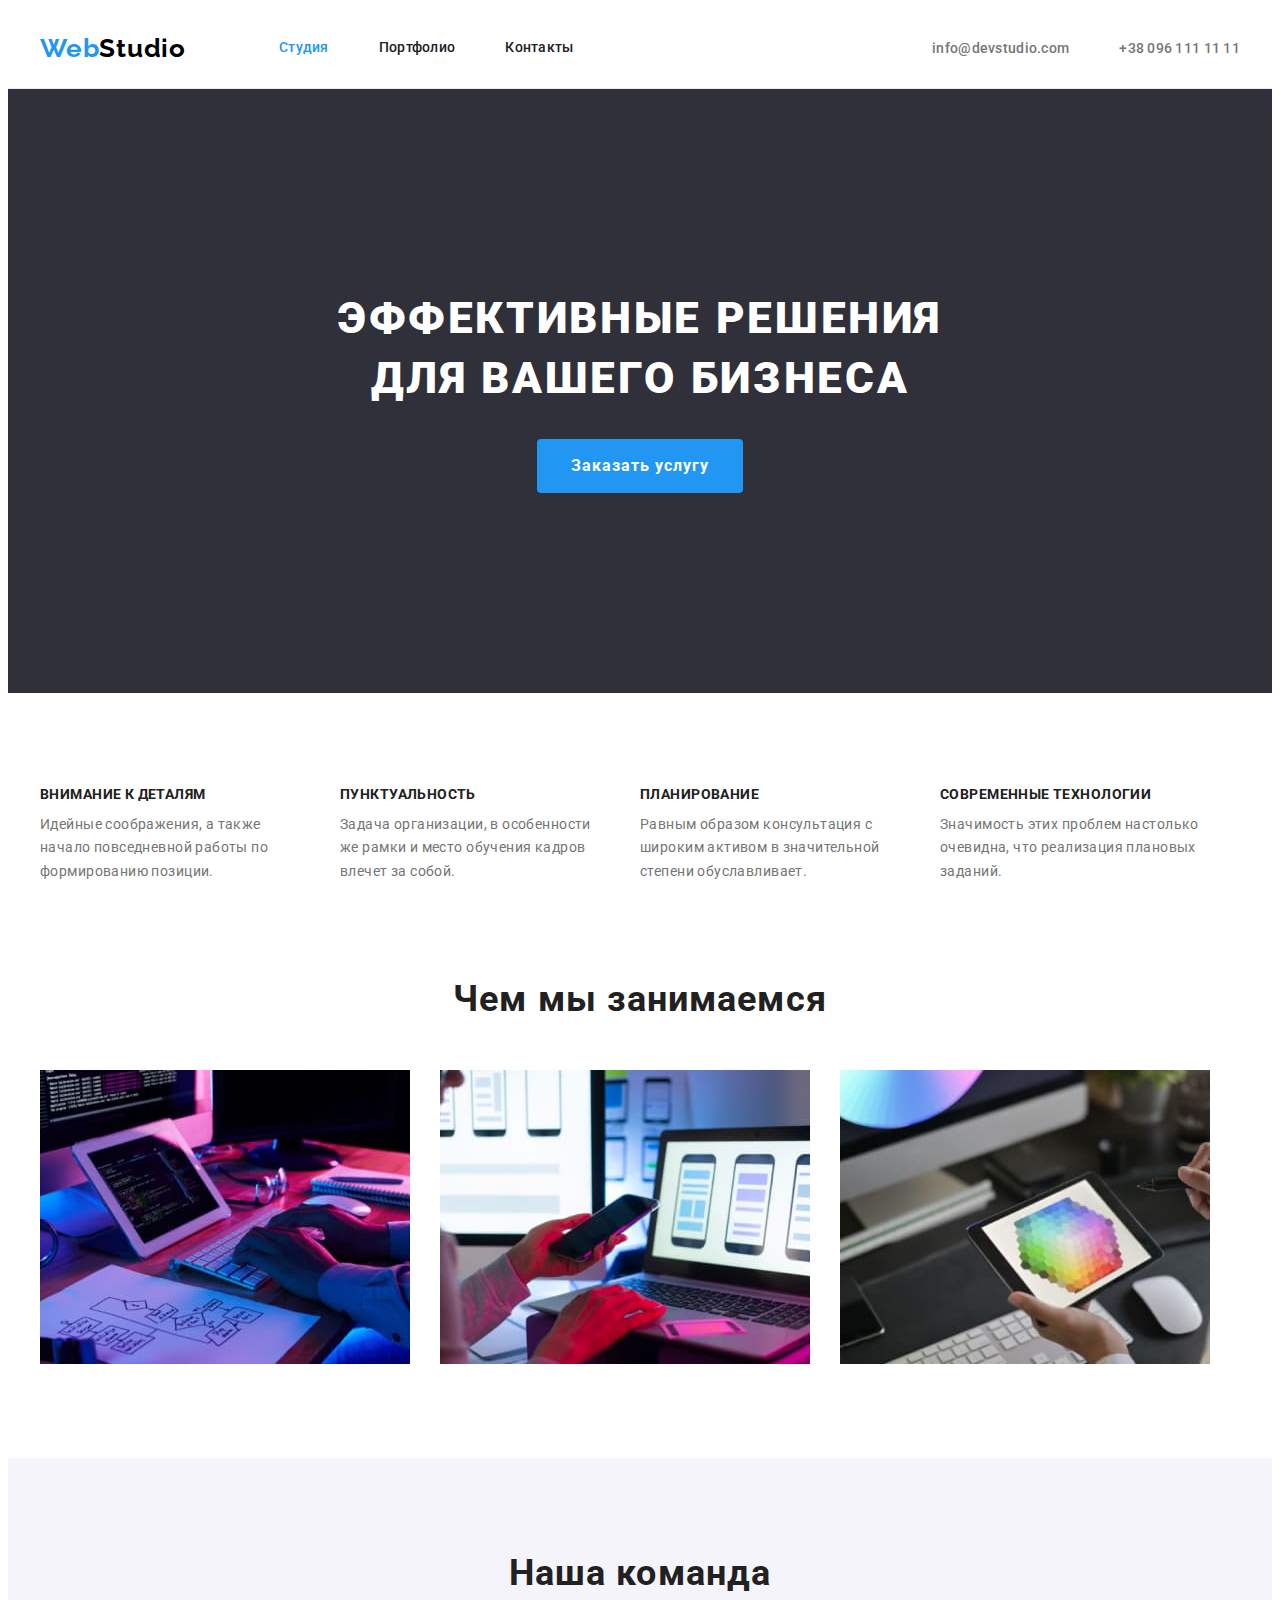
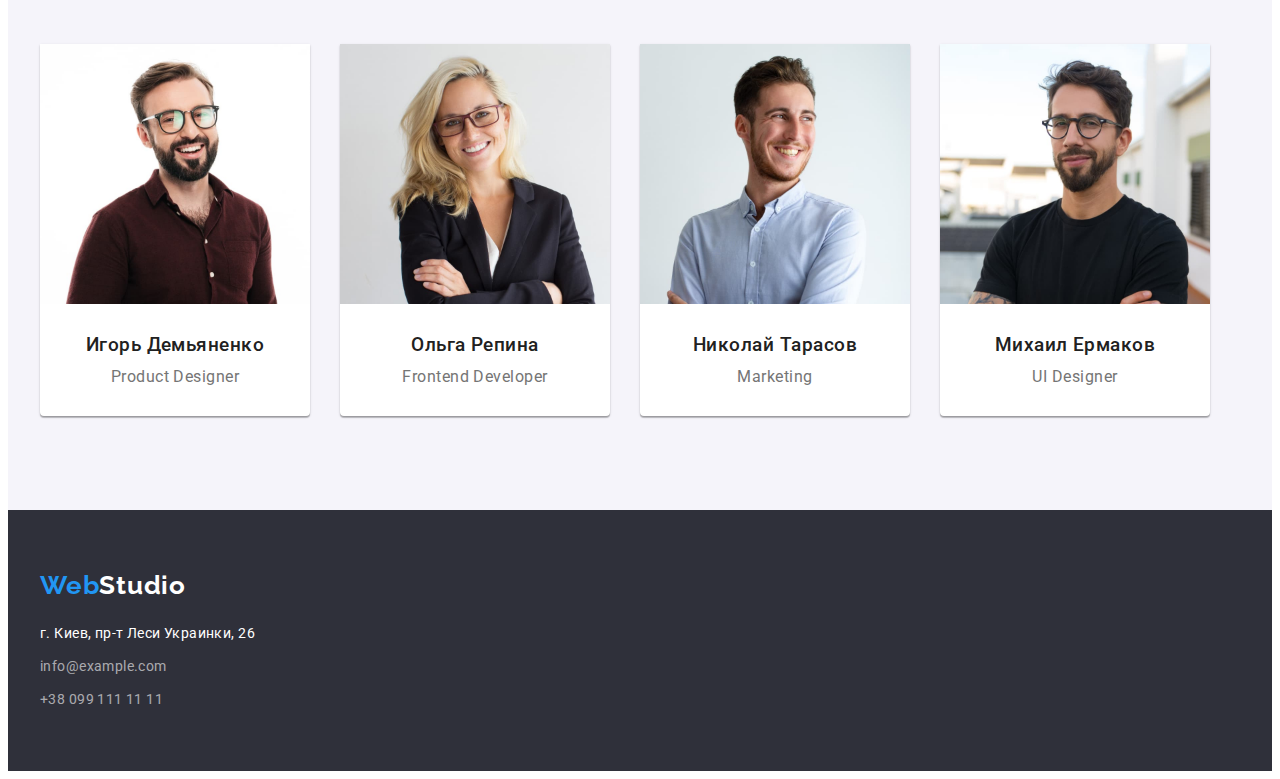
<file: index.html>
<!DOCTYPE html>
<html lang="ru">
  <head>
    <meta charset="UTF-8" />
    <meta http-equiv="X-UA-Compatible" content="IE=edge" />
    <meta name="viewport" content="width=device-width, initial-scale=1.0" />
    <title>Студия</title>
    <link
      href="https://fonts.googleapis.com/css2?family=Raleway:wght@700&family=Roboto:wght@400;500;700;900&display=swap"
      rel="stylesheet"
    />
    <link rel="preconnect" href="https://fonts.googleapis.com" />
    <link rel="preconnect" href="https://fonts.gstatic.com" crossorigin />
    <link
      rel="stylesheet"
      href="https://cdnjs.cloudflare.com/ajax/libs/modern-normalize/1.1.0/modern-normalize.min.css"
      integrity="sha512-wpPYUAdjBVSE4KJnH1VR1HeZfpl1ub8YT/NKx4PuQ5NmX2tKuGu6U/JRp5y+Y8XG2tV+wKQpNHVUX03MfMFn9Q=="
      crossorigin="anonymous"
      referrerpolicy="no-referrer"
    />
    <link rel="stylesheet" href="./css/styles.css" />
  </head>

  <body>
    <!--Шапка сайта-->
    <header class="header">
      <div class="container header-items">
        <nav class="nav">
          <a class="logo" href="./index.html">Web<span class="logo-part">Studio</span></a>
          <ul class="site-nav list">
            <li class="item"><a href="./index.html" class="link current">Студия</a></li>
            <li class="item"><a href="./portfolio.html" class="link">Портфолио</a></li>
            <li class="item"><a href="" class="link">Контакты</a></li>
          </ul>
        </nav>
        <ul class="contacts list">
          <li class="item">
            <a href="mailto:info@devstudio.com" class="link">info@devstudio.com</a>
          </li>
          <li class="item"><a href="tel:+380961111111" class="link">+38 096 111 11 11</a></li>
        </ul>
      </div>
    </header>

    <!--Основной контент-->
    <main>
      <!--Главный баннер-->
      <section class="hero">
        <div class="container">
          <h1 class="hero-title">Эффективные решения для вашего бизнеса</h1>
          <button class="hero-button" type="button">Заказать услугу</button>
        </div>
      </section>
      <!--Особенности-->
      <section class="features section">
        <div class="container">
          <h2 class="visually-hidden">Наши особенности</h2>
          <ul class="features-list list">
            <li class="features-item">
              <h3 class="features-name">Внимание к деталям</h3>
              <p class="features-text">
                Идейные соображения, а также начало повседневной работы по формированию позиции.
              </p>
            </li>
            <li class="features-item">
              <h3 class="features-name">Пунктуальность</h3>
              <p class="features-text">
                Задача организации, в особенности же рамки и место обучения кадров влечет за собой.
              </p>
            </li>
            <li class="features-item">
              <h3 class="features-name">Планирование</h3>
              <p class="features-text">
                Равным образом консультация с широким активом в значительной степени обуславливает.
              </p>
            </li>
            <li class="features-item">
              <h3 class="features-name">Современные технологии</h3>
              <p class="features-text">
                Значимость этих проблем настолько очевидна, что реализация плановых заданий.
              </p>
            </li>
          </ul>
        </div>
      </section>
      <!--Чем мы занимаемся-->
      <section class="services section">
        <div class="container">
          <h2 class="section-title">Чем мы занимаемся</h2>
          <ul class="services-list list">
            <li class="services-item">
              <img src="./images/box1.jpg" alt="Руки на клавиатуре" width="370" height="294" />
            </li>
            <li class="services-item">
              <img
                src="./images/box2.jpg"
                alt="В одной руке телефон вторая рука на клавиатуре"
                width="370"
                height="294"
              />
            </li>
            <li class="services-item">
              <img
                src="./images/box3.jpg"
                alt="В руках планшет и стилус"
                width="370"
                height="294"
              />
            </li>
          </ul>
        </div>
      </section>
      <!--Наша команда-->
      <section class="team section">
        <div class="container">
          <h2 class="section-title">Наша команда</h2>
          <ul class="members-list list">
            <li class="member-item">
              <img
                src="./images/teammember1.jpg"
                alt="Мужчина в очках с бородой"
                width="270"
                height="260"
              />
              <div class="content">
                <h3 class="member-name">Игорь Демьяненко</h3>
                <p class="member-position">Product Designer</p>
              </div>
            </li>
            <li class="member-item">
              <img
                src="./images/teammember2.jpg"
                alt="Девушка блондинка в очках"
                width="270"
                height="260"
              />
              <div class="content">
                <h3 class="member-name">Ольга Репина</h3>
                <p class="member-position">Frontend Developer</p>
              </div>
            </li>
            <li class="member-item">
              <img
                src="./images/teammember3.jpg"
                alt="Мужчина с широкой улыбкой"
                width="270"
                height="260"
              />
              <div class="content">
                <h3 class="member-name">Николай Тарасов</h3>
                <p class="member-position">Marketing</p>
              </div>
            </li>
            <li class="member-item">
              <img
                src="./images/teammember4.jpg"
                alt="Мужчина с бородой в очках"
                width="270"
                height="260"
              />
              <div class="content">
                <h3 class="member-name">Михаил Ермаков</h3>
                <p class="member-position">UI Designer</p>
              </div>
            </li>
          </ul>
        </div>
      </section>
    </main>
    <!--Подвал сайта-->
    <footer class="footer">
      <div class="container">
        <a class="logo logo-margin" href="./index.html"
          >Web<span class="logo-studio">Studio</span></a
        >
        <address class="address">
          <ul class="list">
            <li class="item">
              <a
                class="location"
                href="https://goo.gl/maps/8b3qc9g8HUJVJRzd8"
                target="_blank"
                rel="noopener noreferrer"
                >г. Киев, пр-т Леси Украинки, 26</a
              >
            </li>
            <li class="item">
              <a class="address-contacts" href="mailto:info@example.com">info@example.com</a>
            </li>
            <li class="item">
              <a class="address-contacts" href="tel:+380991111111">+38 099 111 11 11</a>
            </li>
          </ul>
        </address>
      </div>
    </footer>
  </body>
</html>
</file>
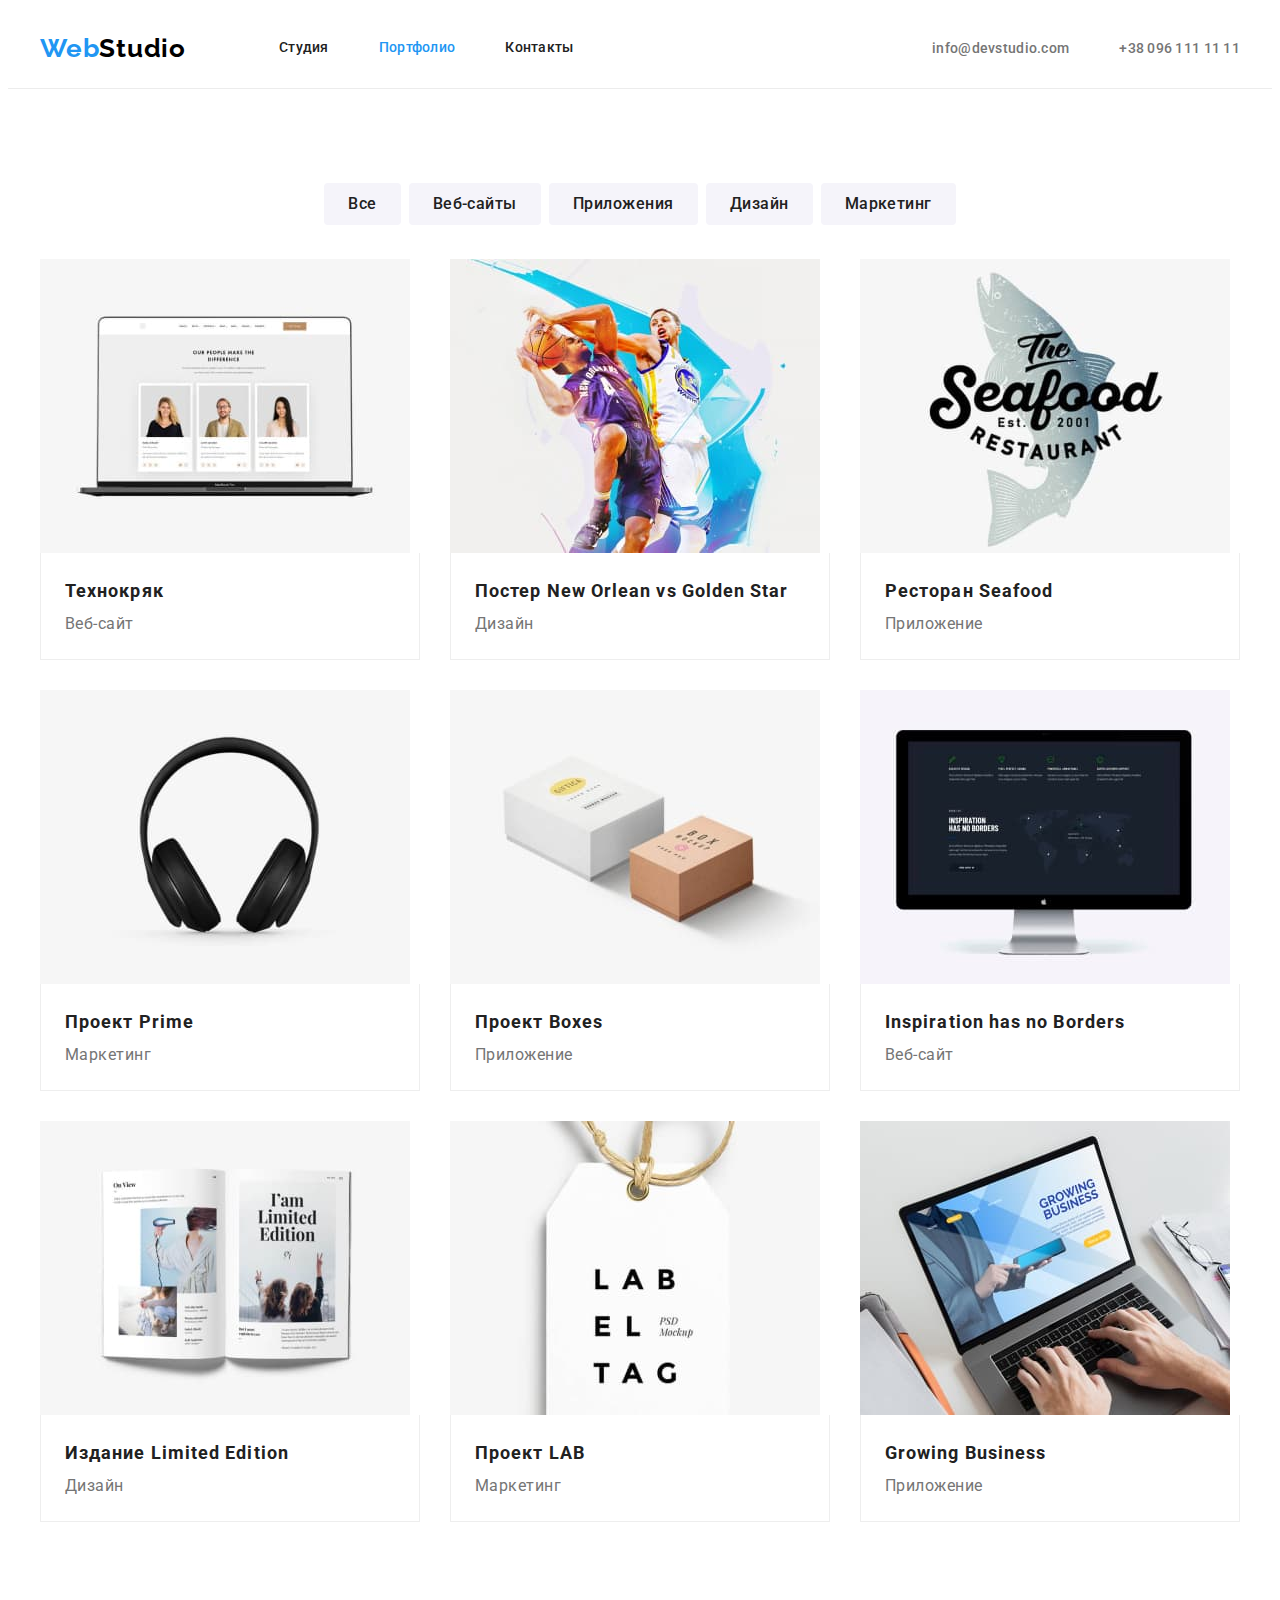
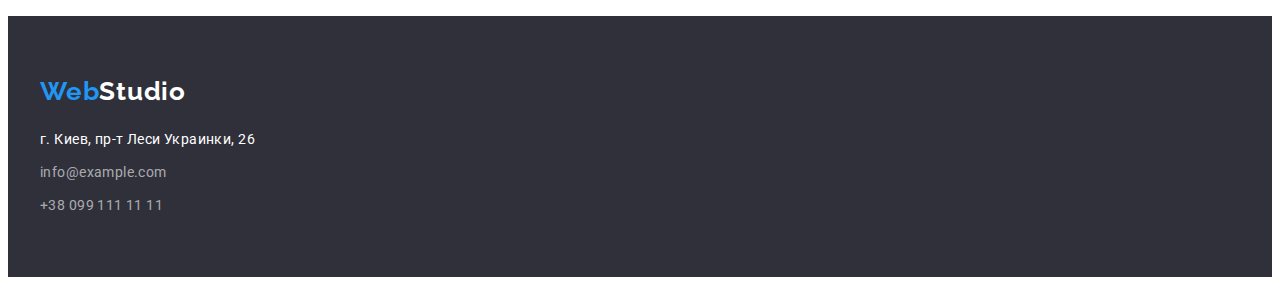
<file: portfolio.html>
<!DOCTYPE html>
<html lang="en">
  <head>
    <meta charset="UTF-8" />
    <meta http-equiv="X-UA-Compatible" content="IE=edge" />
    <meta name="viewport" content="width=device-width, initial-scale=1.0" />
    <title>Портфолио</title>
    <link
      href="https://fonts.googleapis.com/css2?family=Raleway:wght@700&family=Roboto:wght@400;500;700;900&display=swap"
      rel="stylesheet"
    />
    <link rel="preconnect" href="https://fonts.googleapis.com" />
    <link rel="preconnect" href="https://fonts.gstatic.com" crossorigin />
    <link
      rel="stylesheet"
      href="https://cdnjs.cloudflare.com/ajax/libs/modern-normalize/1.1.0/modern-normalize.min.css"
      integrity="sha512-wpPYUAdjBVSE4KJnH1VR1HeZfpl1ub8YT/NKx4PuQ5NmX2tKuGu6U/JRp5y+Y8XG2tV+wKQpNHVUX03MfMFn9Q=="
      crossorigin="anonymous"
      referrerpolicy="no-referrer"
    />
    <link rel="stylesheet" href="./css/styles.css" />
  </head>
  <body>
    <!--Шапка сайта-->
    <header class="header">
      <div class="container header-items">
        <nav class="nav">
          <a class="logo" href="./index.html">Web<span class="logo-part">Studio</span></a>
          <ul class="site-nav list">
            <li class="item"><a href="./index.html" class="link">Студия</a></li>
            <li class="item"><a href="./portfolio.html" class="link current">Портфолио</a></li>
            <li class="item"><a href="" class="link">Контакты</a></li>
          </ul>
        </nav>
        <ul class="contacts list">
          <li class="item">
            <a href="mailto:info@devstudio.com" class="link">info@devstudio.com</a>
          </li>
          <li class="item"><a href="tel:+380961111111" class="link">+38 096 111 11 11</a></li>
        </ul>
      </div>
    </header>

    <!-- Основной контент -->
    <main>
      <!-- Портфолио проектов -->
      <section class="section">
        <h1 class="visually-hidden">Портфолио проектов</h1>
        <div class="container">
          <ul class="filter-list list">
            <li class="item"><button class="filter-item" type="button">Все</button></li>
            <li class="item"><button class="filter-item" type="button">Веб-сайты</button></li>
            <li class="item"><button class="filter-item" type="button">Приложения</button></li>
            <li class="item"><button class="filter-item" type="button">Дизайн</button></li>
            <li class="item"><button class="filter-item" type="button">Маркетинг</button></li>
          </ul>
          <ul class="projects-list list">
            <li class="item">
              <a href="" class="projects-link">
                <img
                  src="./images/project1.jpg"
                  alt="ноутбук со страницей сайта"
                  width="370"
                  height="294"
                />
                <div class="content">
                  <h2 class="project-title">Технокряк</h2>
                  <p class="project-type">Веб-сайт</p>
                </div>
              </a>
            </li>
            <li class="item">
              <a href="" class="projects-link">
                <img
                  src="./images/project2.jpg"
                  alt="двое мужчин играют в баскетбол "
                  width="370"
                  height="294"
                />
                <div class="content">
                  <h2 class="project-title">
                    Постер <span lang="en">New Orlean vs Golden Star</span>
                  </h2>
                  <p class="project-type">Дизайн</p>
                </div>
              </a>
            </li>
            <li class="item">
              <a href="" class="projects-link">
                <img src="./images/project3.jpg" alt="логотип ресторана" width="370" height="294" />
                <div class="content">
                  <h2 class="project-title">Ресторан <span lang="en">Seafood</span></h2>
                  <p class="project-type">Приложение</p>
                </div>
              </a>
            </li>
            <li class="item">
              <a href="" class="projects-link">
                <img src="./images/project4.jpg" alt="наушники" width="370" height="294" />
                <div class="content">
                  <h2 class="project-title">Проект <span lang="en">Prime</span></h2>
                  <p class="project-type">Маркетинг</p>
                </div>
              </a>
            </li>
            <li class="item">
              <a href="" class="projects-link">
                <img src="./images/project5.jpg" alt="две коробки" width="370" height="294" />
                <div class="content">
                  <h2 class="project-title">Проект <span lang="en">Boxes</span></h2>
                  <p class="project-type">Приложение</p>
                </div>
              </a>
            </li>
            <li class="item">
              <a href="" class="projects-link">
                <img
                  src="./images/project6.jpg"
                  alt="монитор компьютера"
                  width="370"
                  height="294"
                />
                <div class="content">
                  <h2 class="project-title" lang="en">Inspiration has no Borders</h2>
                  <p class="project-type">Веб-сайт</p>
                </div>
              </a>
            </li>
            <li class="item">
              <a href="" class="projects-link">
                <img src="./images/project7.jpg" alt="раскрытый журнал" width="370" height="294" />
                <div class="content">
                  <h2 class="project-title">Издание <span lang="en">Limited Edition</span></h2>
                  <p class="project-type">Дизайн</p>
                </div>
              </a>
            </li>
            <li class="item">
              <a href="" class="projects-link">
                <img
                  src="./images/project8.jpg"
                  alt="этикетка с логотипом"
                  width="370"
                  height="294"
                />
                <div class="content">
                  <h2 class="project-title">Проект <span lang="en">LAB</span></h2>
                  <p class="project-type">Маркетинг</p>
                </div>
              </a>
            </li>
            <li class="item">
              <a href="" class="projects-link">
                <img
                  src="./images/project9.jpg"
                  alt="руки на клавиатуре ноутбука"
                  width="370"
                  height="294"
                />
                <div class="content">
                  <h2 class="project-title" lang="en">Growing Business</h2>
                  <p class="project-type">Приложение</p>
                </div>
              </a>
            </li>
          </ul>
        </div>
      </section>
    </main>

    <!--Подвал сайта-->
    <footer class="footer">
      <div class="container">
        <a class="logo logo-margin" href="./index.html"
          >Web<span class="logo-studio">Studio</span></a
        >
        <address class="address">
          <ul class="list">
            <li class="item">
              <a
                class="location"
                href="https://goo.gl/maps/8b3qc9g8HUJVJRzd8"
                target="_blank"
                rel="noopener noreferrer"
                >г. Киев, пр-т Леси Украинки, 26</a
              >
            </li>
            <li class="item">
              <a class="address-contacts" href="mailto:info@example.com">info@example.com</a>
            </li>
            <li class="item">
              <a class="address-contacts" href="tel:+380991111111">+38 099 111 11 11</a>
            </li>
          </ul>
        </address>
      </div>
    </footer>
  </body>
</html>
</file>
<file: css/styles.css>
:root {
  --accent-color: #2196f3;
  --main-txt-color: #212121;
  --secondary-txt-color: #757575;
  --contrast-txt-color: #ffffff;
  --main-title-color: #212121;
  --bg-color: #ffffff;
}

body {
  background-color: var(--bg-color);
  color: #212121;
  font-family: Roboto, sans-serif;
}

.list {
  padding: 0;
  margin: 0;
  list-style: none;
}

.visually-hidden {
  position: absolute;
  clip: rect(0 0 0 0);
  width: 1px;
  height: 1px;
  margin: -1px;
  border: 0;
  padding: 0;
  overflow: hidden;
}

.container {
  width: 1200px;
  margin: 0 auto;
  padding-right: 15px;
  padding-left: 15px;
}

.section {
  padding-top: 94px;
  padding-bottom: 94px;
}

img {
  display: block;
  max-width: 100%;
  height: auto;
}

h1,
h2,
h3,
p {
  margin: 0;
}

/* ---------------Шапка сайта--------------- */

.header {
  border-bottom: 1px solid #ececec;
}

.logo {
  font-family: Raleway;
  font-weight: 700;
  font-size: 26px;
  line-height: 1.19;
  letter-spacing: 0.03em;
  color: var(--accent-color);
  text-decoration: none;
}

.logo-part {
  color: #000000;
}

.site-nav .link {
  display: block;
  padding-top: 32px;
  padding-bottom: 32px;

  font-weight: 500;
  font-size: 14px;
  line-height: 1.14;
  letter-spacing: 0.02em;
  color: var(--main-txt-color);
  text-decoration: none;
}

.site-nav .link:hover,
.site-nav .link:focus {
  color: var(--accent-color);
}

.site-nav .link.current {
  color: var(--accent-color);
}

.site-nav {
  display: flex;
  margin-left: 93px;
}

.site-nav .item:not(:last-child) {
  margin-right: 50px;
}

.contacts {
  display: flex;
}

.contacts .item:not(:last-child) {
  margin-right: 50px;
}

.contacts .link {
  font-weight: 500;
  font-size: 14px;
  line-height: 1.14;
  letter-spacing: 0.02em;
  color: var(--secondary-txt-color);
  text-decoration: none;
}

.contacts .link:hover,
.contacts .link:focus {
  color: var(--accent-color);
}

.nav {
  display: flex;
  align-items: center;
}

.header-items {
  display: flex;
  align-items: center;
  justify-content: space-between;
}

/* ---------------Подвал сайта--------------- */

.logo-margin {
  display: inline-block;
  margin-bottom: 20px;
}

.logo-studio {
  color: var(--contrast-txt-color);
}

.footer {
  padding-top: 60px;
  padding-bottom: 60px;
  background-color: #2f303a;
}

.address .item:not(:last-child) {
  margin-bottom: 9px;
}

.location {
  font-style: normal;
  font-size: 14px;
  line-height: 24px;
  letter-spacing: 0.03em;
  color: var(--contrast-txt-color);
  text-decoration: none;
}

.location:hover,
.location:focus {
  color: var(--accent-color);
}

.address-contacts {
  font-style: normal;
  font-size: 14px;
  line-height: 24px;
  letter-spacing: 0.03em;
  color: rgba(255, 255, 255, 0.6);
  text-decoration: none;
}

.address-contacts:hover,
.address-contacts:focus {
  color: var(--accent-color);
}

/* ---------------Страница Студия--------------- */
/* ---------------Главный баннер--------------- */
.hero {
  padding-top: 200px;
  padding-bottom: 200px;
  color: var(--contrast-txt-color);
  background-color: #2f303a;
  text-align: center;
}

.hero-title {
  width: 696px;
  margin-bottom: 30px;
  margin-right: auto;
  margin-left: auto;

  font-weight: 900;
  font-size: 44px;
  line-height: 1.36;
  letter-spacing: 0.06em;
  text-transform: uppercase;
}

.hero-button {
  font-family: inherit;
  cursor: pointer;
  font-weight: 700;
  font-size: 16px;
  line-height: 1.88;
  text-align: center;
  letter-spacing: 0.06em;

  border-radius: 4px;
  padding: 10px 32px;
  min-width: 200px;
  border: 2px solid transparent;

  color: var(--contrast-txt-color);
  background-color: var(--accent-color);
}

.hero-button:hover,
.hero-button:focus {
  background-color: #188ce8;
  box-shadow: 0px 4px 4px rgba(0, 0, 0, 0.15);
}

/* ---------------Особенности--------------- */
.features-list {
  display: flex;
}

.features-item {
  width: 270px;
}

.features-list .features-item:not(:last-child) {
  margin-right: 30px;
}

.features-name {
  margin-bottom: 10px;

  font-weight: 700;
  font-size: 14px;
  line-height: 1.14;
  letter-spacing: 0.03em;
  text-transform: uppercase;
}

.features-text {
  margin-top: 0;
  margin-bottom: 0;
  font-size: 14px;
  line-height: 1.7;
  letter-spacing: 0.03em;
  color: var(--secondary-txt-color);
}

/* ---------------Чем мы занимаемся--------------- */
.services {
  padding-top: 0;
}

.section-title {
  margin-bottom: 50px;

  font-weight: 700;
  font-size: 36px;
  line-height: 1.17;
  text-align: center;
  letter-spacing: 0.03em;
  color: var(--main-title-color);
}

.services-list {
  display: flex;
}

.services-list .services-item:not(:last-child) {
  margin-right: 30px;
}

/* ---------------Наша команда--------------- */

.team {
  text-align: center;
  letter-spacing: 0.03em;
  background-color: #f5f4fa;
}

.members-list {
  display: flex;
}

.member-item {
  padding-bottom: 30px;
  font-size: 16px;
  line-height: 1.2;
  background-color: var(--bg-color);
  box-shadow: 0px 1px 3px rgba(0, 0, 0, 0.12), 0px 1px 1px rgba(0, 0, 0, 0.14),
    0px 2px 1px rgba(0, 0, 0, 0.2);
  border-radius: 0px 0px 4px 4px;
}

.members-list .member-item:not(:last-child) {
  margin-right: 30px;
}

.member-item .content {
  margin-top: 30px;
  text-align: center;
}

.member-name {
  margin-bottom: 10px;
  font-weight: 500;
}

.member-position {
  color: var(--secondary-txt-color);
}

/* ---------------Страница Портфолио--------------- */
/* ---------------Портфолио проектов--------------- */
.projects-link {
  display: block;
  text-decoration: none;
}

.filter-list {
  margin-bottom: 34px;
  display: flex;
  justify-content: center;
}

.filter-item {
  cursor: pointer;
  font-family: inherit;
  font-weight: 500;
  font-size: 16px;
  line-height: 1.63;
  text-align: center;
  letter-spacing: 0.03em;
  color: var(--main-txt-color);
  background-color: #f5f4fa;

  border-radius: 4px;
  padding: 6px 22px;
  min-width: 73px;
  border: 2px solid transparent;
}

.filter-item:hover,
.filter-item:focus {
  color: var(--contrast-txt-color);
  background-color: var(--accent-color);
}

.filter-list .item:not(:last-child) {
  margin-right: 8px;
}

.projects-list {
  display: flex;
  flex-wrap: wrap;
  margin-right: -30px;
  margin-bottom: -30px;
}

.projects-list .item {
  display: flex;
  flex-direction: column;
  flex-basis: calc((100% - 3 * 30px) / 3);
  margin-right: 30px;
  margin-bottom: 30px;
}

.project-title {
  font-weight: 700;
  font-size: 18px;
  line-height: 2;
  letter-spacing: 0.06em;
  color: var(--main-txt-color);
}
.project-type {
  font-size: 16px;
  line-height: 1.88;
  letter-spacing: 0.03em;
  color: var(--secondary-txt-color);
}

.item .content {
  flex-grow: 1;
  padding: 20px 24px;
  border-right: 1px solid #eeeeee;
  border-bottom: 1px solid #eeeeee;
  border-left: 1px solid #eeeeee;
}
</file>
